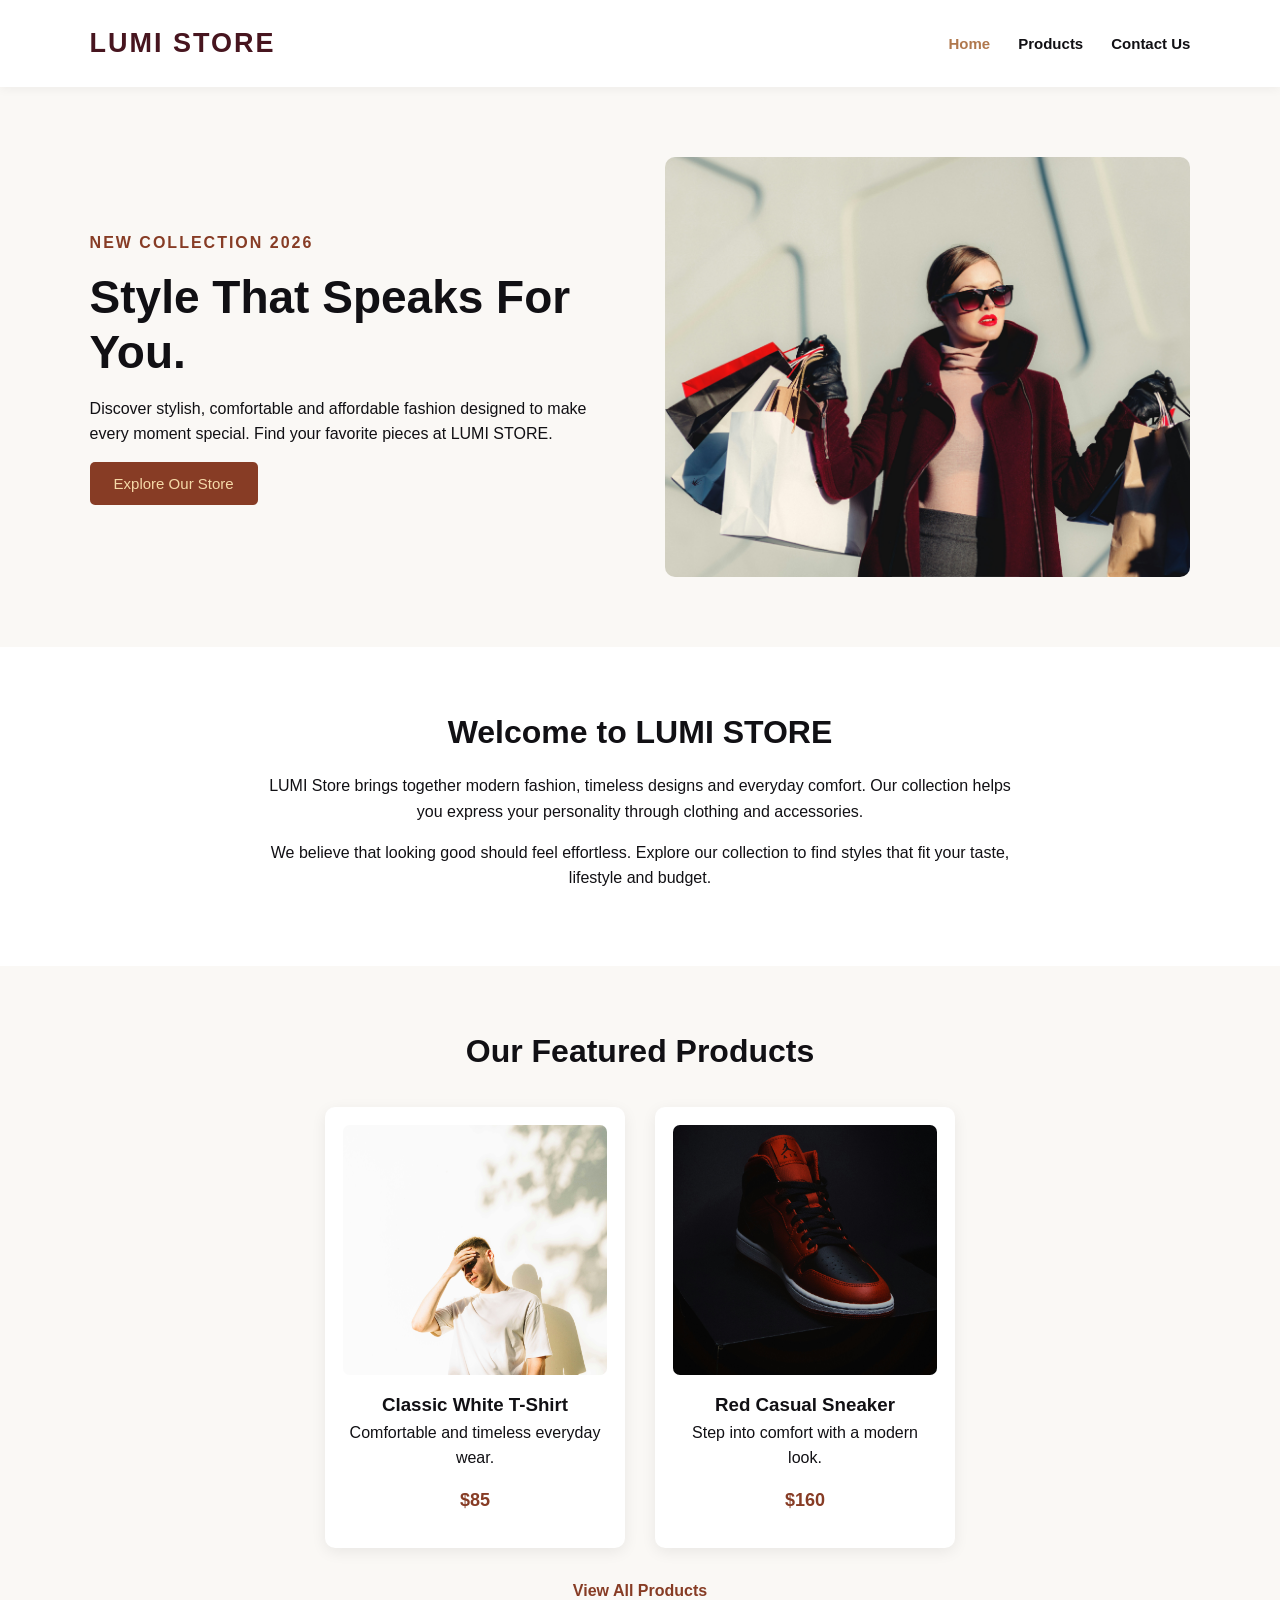
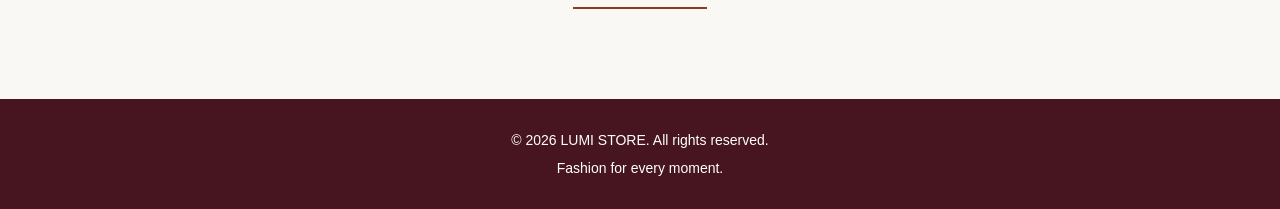
<file: index.html>
<!DOCTYPE html>
<html lang="en">

<head>
    <meta charset="UTF-8">
    <meta name="viewport" content="width=device-width, initial-scale=1.0">
    <title>LUMI STORE | Home</title>
    <link rel="stylesheet" href="style.css">
    
</head>

<body>
    <!-- Anika Tabassum, ID: 2030985 -->

    <!-- header -->
    <header class="header">
        <h1 class="logo">LUMI STORE</h1>
        <nav class="navbar">
            <a href="index.html" class="active">Home</a>
            <a href="products.html">Products</a>
            <a href="contact.html">Contact Us</a>
        </nav>
    </header>

    <!-- main content -->
    <main>

        <!-- Hero Section -->
        <section class="hero">
            <div class="hero-content">
                <p class="subtitle">NEW COLLECTION 2026 </p>
                <h2>Style That Speaks For You.</h2>

                <p>
                    Discover stylish, comfortable and affordable fashion designed to make every moment special.
                    Find your favorite pieces at LUMI STORE.
                </p>

                <button onclick="showWelcome()">Explore Our Store</button>
            </div>

            <div class="hero-image">
                <img src="images/hero-image.jpg" alt="fashion model">
            </div>
        </section>

        <!-- about section -->
        <section class="about">
            <h2>Welcome to LUMI STORE</h2>
            <p>
                LUMI Store brings together modern fashion, timeless designs and everyday comfort. Our collection helps
                you express your personality through clothing and accessories.
            </p>
            <p>
                We believe that looking good should feel effortless. Explore our collection to find styles that fit your
                taste, lifestyle and budget.
            </p>
        </section>

        <!-- Featured Products -->
        <section class="featured">
            <h2>Our Featured Products</h2>
            <div class="featured-container">
                <div class="featured-card">
                    <img src="images/white-tshirt.jpg" alt="Classic White T-shirt">
                    <h3>Classic White T-Shirt</h3>
                    <p>Comfortable and timeless everyday wear.</p>
                    <p class="price">$85</p>
                </div>
                <div class="featured-card">
                    <img src="images/red-shoe.jpg" alt="Red Casual Sneaker">
                    <h3>Red Casual Sneaker</h3>
                    <p>Step into comfort with a modern look.</p>
                    <p class="price">$160</p>
                </div>
            </div>
            <a href="products.html" class="shop-link">
                View All Products
            </a>
        </section>
    </main>

    <!-- Footer -->
    <footer class="footer">
        <p>&copy; 2026 LUMI STORE. All rights reserved.</p>
        <p>Fashion for every moment.</p>
    </footer>

    <script src="script.js"></script>
</body>

</html>
</file>
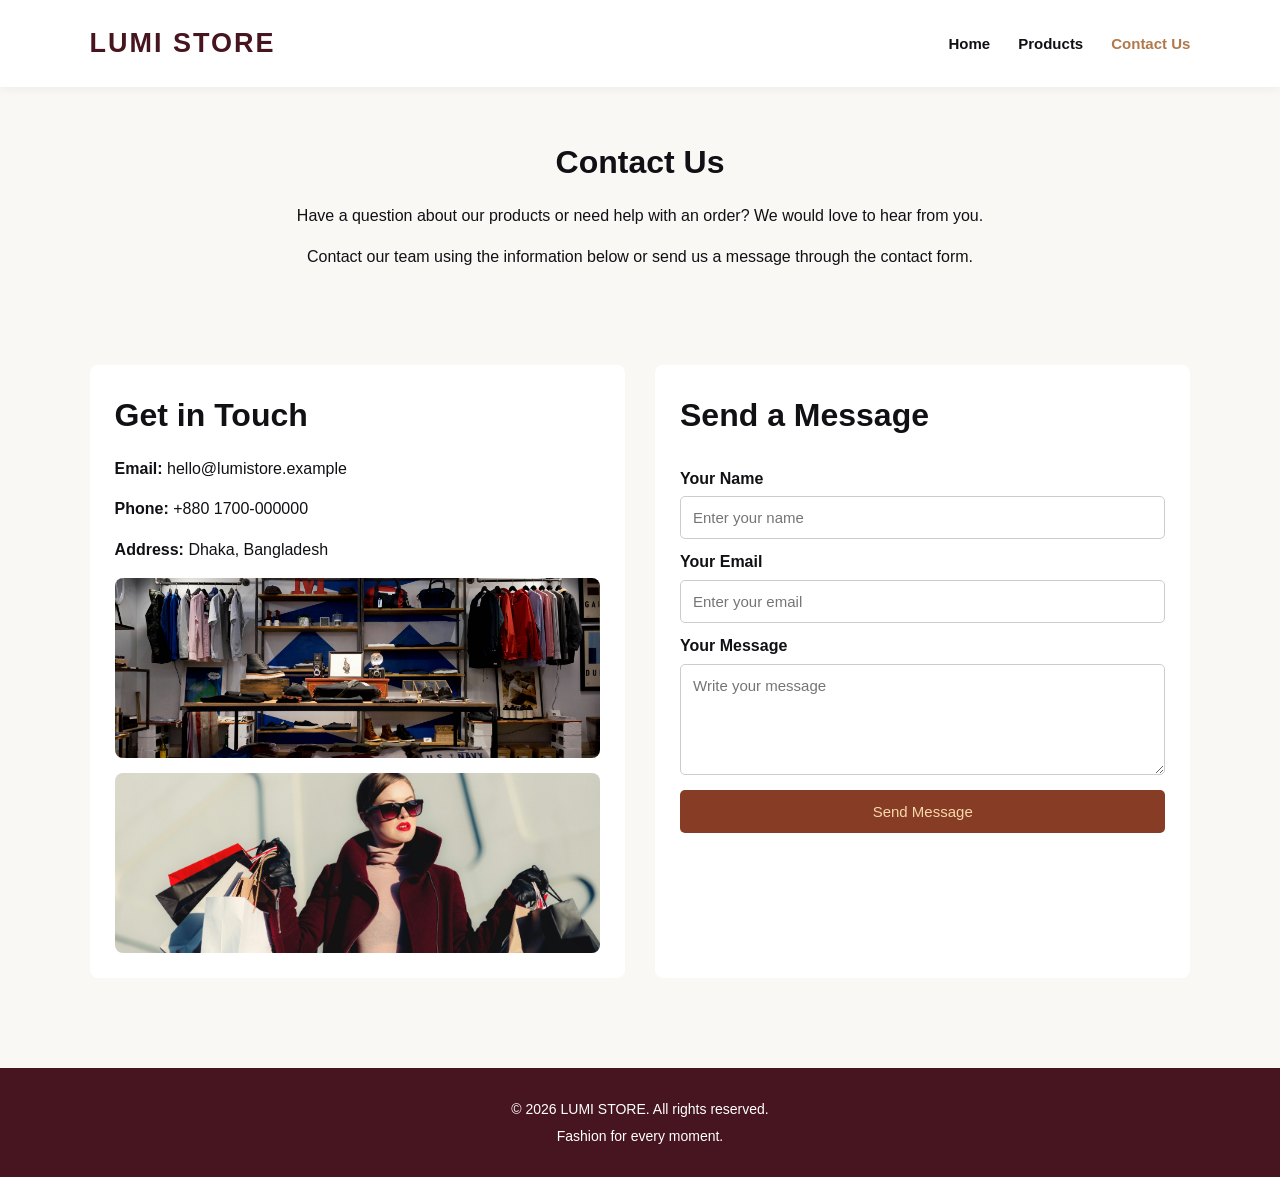
<file: contact.html>
<!DOCTYPE html>
<html lang="en">

<head>
    <meta charset="UTF-8">
    <meta name="viewport" content="width=device-width, initial-scale=1.0">
    <title>LUMI STORE | Contact Us</title>
    <link rel="stylesheet" href="style.css">
</head>

<body>
    <!-- Anika Tabassum, ID: 2030985 -->

    <!-- header -->
    <header class="header">
        <h1 class="logo">LUMI STORE</h1>
        <nav class="navbar">
            <a href="index.html">Home</a>
            <a href="products.html">Products</a>
            <a href="contact.html" class="active">Contact Us</a>
        </nav>
    </header>

    <!-- contact -->
    <section class="page-intro">
        <h2>Contact Us</h2>
        <p>
            Have a question about our products or need help with an order?
            We would love to hear from you.
        </p>
        <p>
            Contact our team using the information below or send us a
            message through the contact form.
        </p>
    </section>

    <!-- Contact Content -->
    <section class="contact-container">
        <div class="contact-info">
            <h2>Get in Touch</h2>
            <p><strong>Email:</strong> hello@lumistore.example</p>
            <p><strong>Phone:</strong> +880 1700-000000</p>
            <p><strong>Address:</strong> Dhaka, Bangladesh</p>

            <img src="images/store.jpg" alt="Fashion clothing store">

            <img src="images/hero-image.jpg" alt="Fashion Collection">
        </div>

        <div class="contact-form">
            <h2>Send a Message</h2>

            <form>
                <label for="name">Your Name</label>
                <input type="text" id="name" placeholder="Enter your name" required>
                <label for="email">Your Email</label>
                <input type="email" id="email" placeholder="Enter your email" required>
                <label for="message">Your Message</label>
                <textarea id="message" rows="5" placeholder="Write your message" required></textarea>

                <button type="submit">Send Message</button>
                <p id="form-feedback" aria-live="polite"></p>
            </form>
        </div>
    </section>

    <!-- Footer -->
    <footer class="footer">
        <p>&copy; 2026 LUMI STORE. All rights reserved.</p>
        <p>Fashion for every moment.</p>
    </footer>

    <script src="script.js"></script>
</body>

</html>
</file>
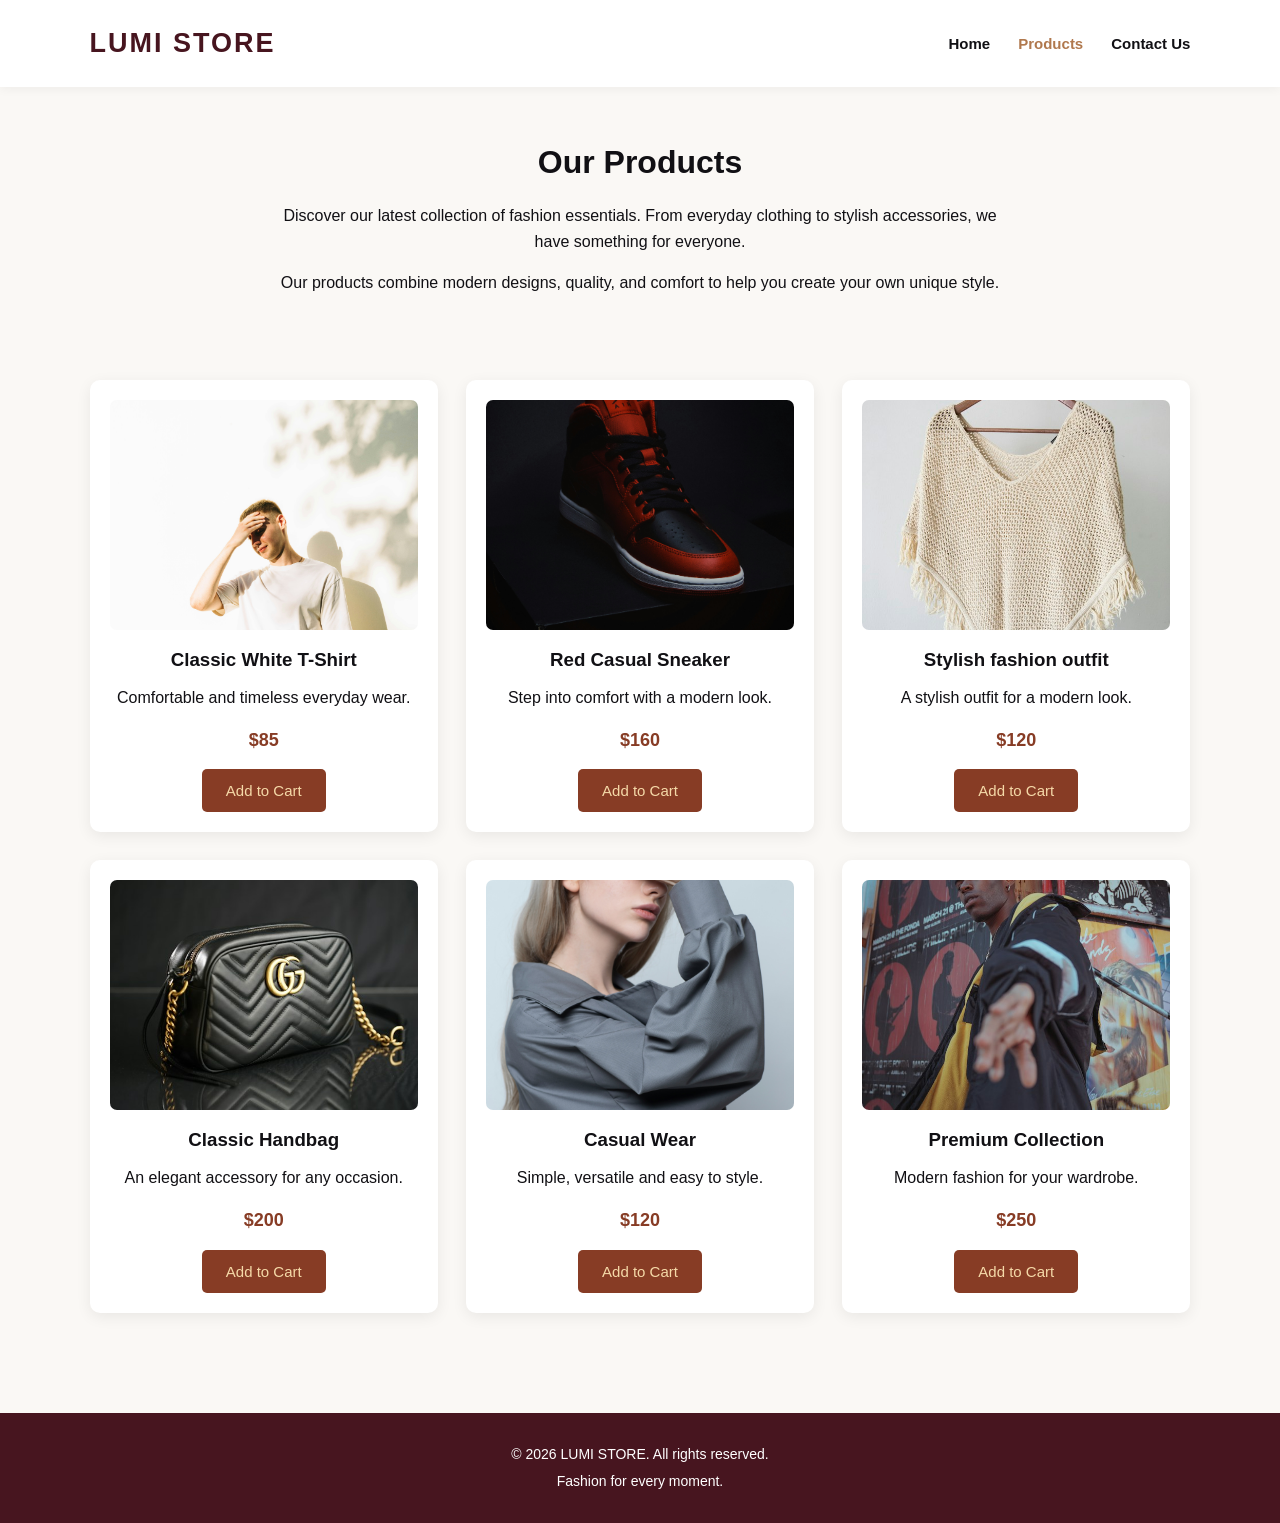
<file: products.html>
<!DOCTYPE html>
<html lang="en">

<head>
    <meta charset="UTF-8">
    <meta name="viewport" content="width=device-width, initial-scale=1.0">
    <title>LUMI STORE | Products</title>
    <link rel="stylesheet" href="style.css">

</head>

<body>
    <!-- Anika Tabassum, ID: 2030985 -->

    <!-- header -->
    <header class="header">
        <h1 class="logo">LUMI STORE</h1>
        <nav class="navbar">
            <a href="index.html">Home</a>
            <a href="products.html" class="active">Products</a>
            <a href="contact.html">Contact Us</a>
        </nav>
    </header>

    <main>
        <section class="page-intro">
            <h2>Our Products</h2>
            <p>
                Discover our latest collection of fashion essentials.
                From everyday clothing to stylish accessories, we have
                something for everyone.
            </p>
            <p>
                Our products combine modern designs, quality, and comfort
                to help you create your own unique style.
            </p>
        </section>

        <!-- product grid -->
        <section class="products">
            <div class="product-card">
                <img src="images/white-tshirt.jpg" alt="Classic White T-shirt">
                <h3>Classic White T-Shirt</h3>
                <p>Comfortable and timeless everyday wear.</p>
                <p class="price">$85</p>

                <button onclick="addToCart('Classic White T-Shirt')">Add to Cart</button>
            </div>
            <div class="product-card">
                <img src="images/red-shoe.jpg" alt="Red Casual Sneaker">
                <h3>Red Casual Sneaker</h3>
                <p>Step into comfort with a modern look.</p>
                <p class="price">$160</p>

                <button onclick="addToCart('Red Casual Sneaker')">Add to Cart</button>
            </div>

            <div class="product-card">
                <img src="images/fashion-cloth.jpg" alt="Stylish fashion outfit">
                <h3>Stylish fashion outfit</h3>
                <p>A stylish outfit for a modern look.</p>
                <p class="price">$120</p>

                <button onclick="addToCart('Stylish fashion outfit')">Add to Cart</button>
            </div>

            <div class="product-card">
                <img src="images/handbag.jpg" alt="Classic Handbag">
                <h3>Classic Handbag</h3>
                <p>An elegant accessory for any occasion.</p>
                <p class="price">$200</p>

                <button onclick="addToCart('Classic Handbag')">Add to Cart</button>
            </div>

            <div class="product-card">
                <img src="images/casual.jpg" alt="Fashion clothing">
                <h3>Casual Wear</h3>
                <p>Simple, versatile and easy to style.</p>
                <p class="price">$120</p>

                <button onclick="addToCart('Casual Wear')">Add to Cart</button>
            </div>
            <div class="product-card">
                <img src="images/jacket.jpg" alt="Modern clothing collection">
                <h3>Premium Collection</h3>
                <p>Modern fashion for your wardrobe.</p>
                <p class="price">$250</p>

                <button onclick="addToCart('Premium Collection')">Add to Cart</button>
            </div>
        </section>
    </main>

    <!-- Footer -->
    <footer class="footer">
        <p>&copy; 2026 LUMI STORE. All rights reserved.</p>
        <p>Fashion for every moment.</p>
    </footer>

    <script src="script.js"></script>
</body>

</html>
</file>
<file: style.css>
*{
    margin: 0;
    padding: 0;
    box-sizing: border-box;
}

body {
    font-family: Arial, Helvetica, sans-serif;
    background-color: #faf8f5;
    color: #111014;
    line-height: 1.6;
}

img {
    max-width: 100%;
    display: block;
}

h2 {
    font-size: 32px;
    margin-bottom: 15px;
}

p {
    margin-bottom: 15px;
}

/* header */
.header {
    display: flex;
    justify-content: space-between;
    align-items: center;
    padding: 22px 7%;
    background-color: white;
    box-shadow: 0 2px 10px rgba(0, 0, 0, 0.05);
}

.logo {
    font-size: 27px;
    letter-spacing: 2px;
    color: #47151f;
    cursor: pointer;
}

.logo:hover {
        color: #b0784d;
}

.navbar {
    display: flex;
    gap: 28px;

    a {
        color: #111014;
        text-decoration: none;
        font-size: 15px;
        font-weight: bold;
    }

    a.active {
        color: #b0784d;
    }
}

.navbar a:hover {
    color: #b0784d;
}

/* buttons */
button {
    background-color: 	#873c25;
    color: #f5d9a8;
    border: none;
    padding: 13px 24px;
    border-radius: 5px;
    cursor: pointer;
    font-size: 15px;
}

button:hover {
    color: #47151f;
    background-color: #f5d9a8;
}

/* home */
.hero {
    display: flex;
    align-items: center;
    justify-content: space-between;
    gap: 50px;
    padding: 70px 7%;
}

.hero-content {
    flex: 1;

    h2 {
        font-size: 46px;
        line-height: 1.2;
        margin: 15px 0;
    }
}

.subtitle {
    color: #873c25;
    font-weight: bold;
    letter-spacing: 2px;
}

.hero-image {
    flex: 1;

    img {
        width: 100%;
        height: 420px;
        object-fit: cover;
        border-radius: 10px;
    }
}

/* about section */
.about {
    text-align: center;
    padding: 60px 15%;
    background-color: white;

    p {
        max-width: 750px;
        margin: 15px auto;
    }
}

/* featured products */
.featured {
    text-align: center;
    padding: 60px 7%;
}

.featured-container {
    display: flex;
    justify-content: center;
    gap: 30px;
    margin: 30px 0;
}

.featured-card {
    background-color: white;
    padding: 18px;
    width: 300px;
    border-radius: 10px;
    box-shadow: 0 4px 15px rgba(0, 0, 0, 0.07);

    img {
        width: 100%;
        height: 250px;
        object-fit: cover;
        border-radius: 7px;
        margin-bottom: 15px;
    }
}

.price {
    color: #873c25;
    font-size: 18px;
    font-weight: bold;
}

.shop-link {
    display: inline-block;
    color: #873c25;
    text-decoration: none;
    font-weight: bold;
    border-bottom: 2px solid #873c25;
    padding-bottom: 4px;
}

/* products */
.page-intro {
    text-align: center;
    padding: 50px 15%;

    p {
        max-width: 750px;
        margin: 15px auto;
    }
}

.products {
    display: grid;
    grid-template-columns: repeat(3, minmax(0, 1fr));
    gap: 28px;
    padding: 20px 7% 70px;
}

.product-card {
    background-color: white;
    padding: 20px;
    border-radius: 10px;
    text-align: center;
    box-shadow: 0 4px 15px rgba(0, 0, 0, 0.07);

    img {
        width: 100%;
        height: 230px;
        object-fit: cover;
        border-radius: 7px;
        margin-bottom: 15px;
    }

    h3 {
        margin-bottom: 10px;
    }
}

/* contact */
.contact-container {
    display: flex;
    gap: 30px;
    padding: 30px 7% 60px;
}

.contact-info,
.contact-form {
    flex: 1;
    background-color: white;
    padding: 25px;
    border-radius: 8px;
}

.contact-info img {
    width: 100%;
    height: 180px;
    object-fit: cover;
    border-radius: 8px;
    margin-top: 15px;
}

.contact-form form {
    display: flex;
    flex-direction: column;
}

.contact-form label {
    margin: 10px 0 5px;
    font-weight: bold;
}

.contact-form input, .contact-form textarea {
    padding: 12px;
    border: 1px solid #ccc;
    border-radius: 5px;
    font-size: 15px;
    font-family: Arial, Helvetica, sans-serif;
}

.contact-form button {
    margin-top: 15px;
}

#form-feedback {
    margin-top: 12px;
    color: #47151f;
}

/* footer */
.footer {
    background-color: #47151f;
    color: white;
    text-align: center;
    padding: 25px 15px;
    margin-top: 30px;

    p {
    margin: 5px 0;
    font-size: 14px;
    }
}
</file>
